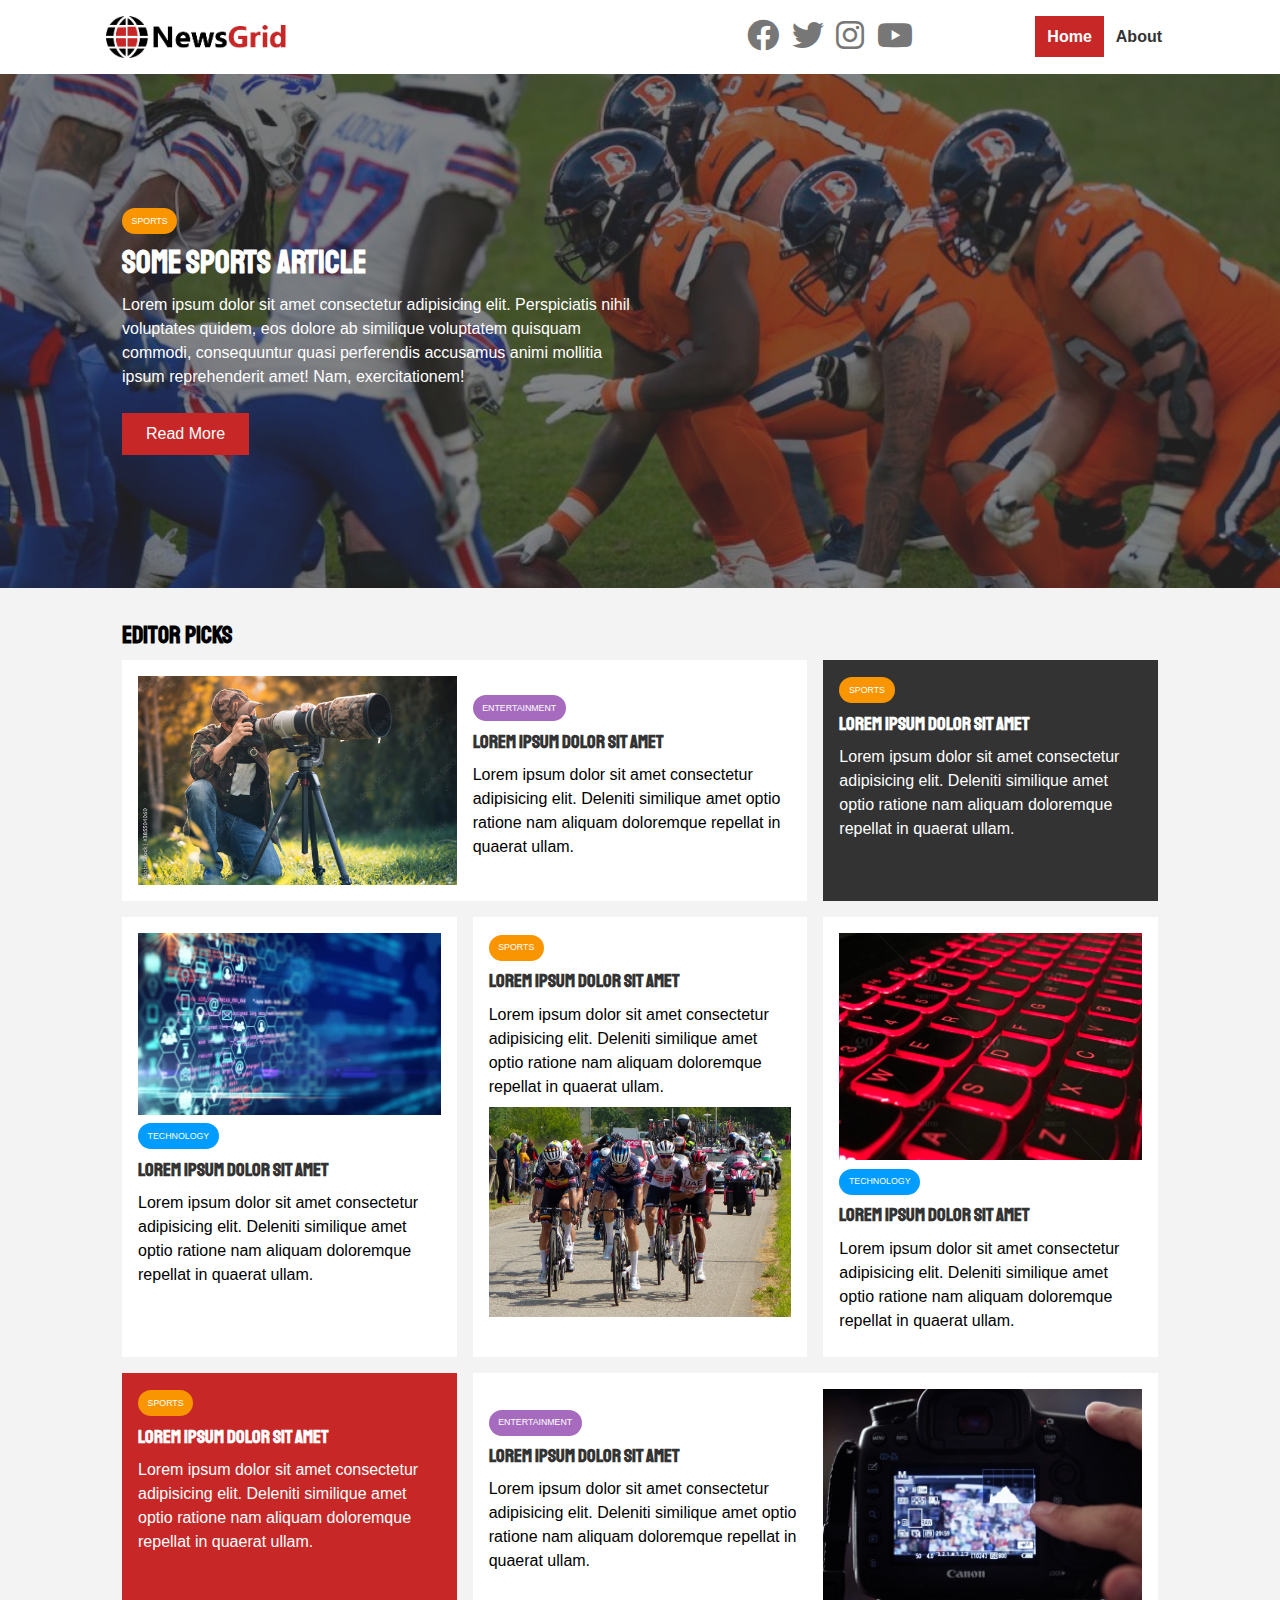
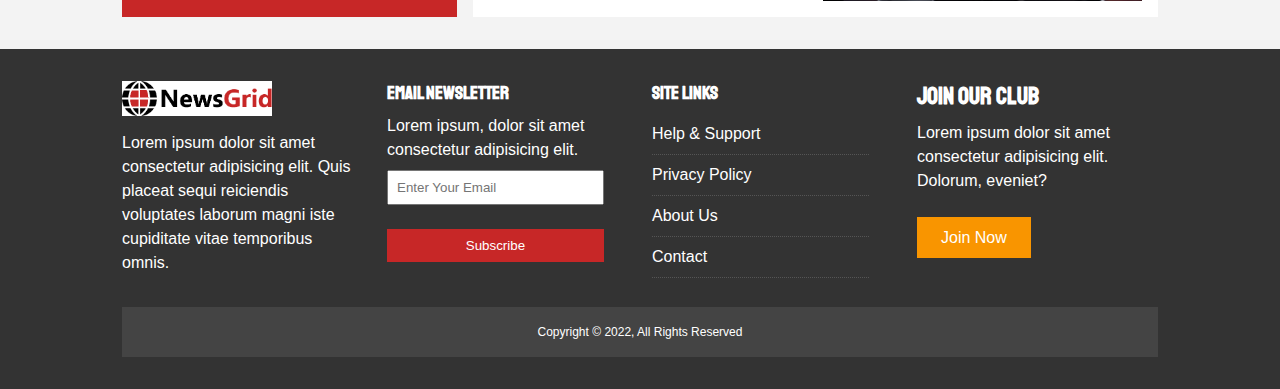
<file: index.html>
<!DOCTYPE html>
<html lang="en">
<head>
    <meta charset="UTF-8">
    <meta http-equiv="X-UA-Compatible" content="IE=edge">
    <meta name="viewport" content="width=device-width, initial-scale=1.0">
    <title>NewsGrid | Latest News</title>
    <link rel="stylesheet" href="css/style.css">
    <link rel="stylesheet" media="screen and (max-width: 768px)" href="css/mobile.css">
    <link rel="stylesheet" href="all.min.css">
    <link rel="stylesheet" href="fontawesome.min.css">
</head>
<body>
   <nav id="main-nav">
    <div class="container">
        <img src="img/logo (2).png" alt="NewsGrid" class="logo">
        <div class="social">
            <a href="http://facebook.com" target="_blank"><i class="fab fa-facebook fa-2x"></i></a>
            <a href="http://twitter.com" target="_blank"><i class="fab fa-twitter fa-2x"></i></a>
            <a href="http://instagram.com" target="_blank"><i class="fab fa-instagram fa-2x"></i></a>
            <a href="http://youtube.com" target="_blank"><i class="fab fa-youtube fa-2x"></i></a>
        </div>
        <ul>
            <li><a class="current" href="index.html"">Home</a></li>
            <li><a href="about.html">About</a></li>
        </ul>
    </div>
   </nav> 
   <!-- Showcase -->
   <header id="showcase">
    <div class="container">
        <div class="showcase-container">
            <div class="showcase-content">
                <div class="category category-sports">Sports</div>
                <h1>Some Sports Article</h1>
                <p>Lorem ipsum dolor sit amet consectetur adipisicing elit. Perspiciatis nihil voluptates quidem, eos dolore ab similique voluptatem quisquam commodi, consequuntur quasi perferendis accusamus animi mollitia ipsum reprehenderit amet! Nam, exercitationem!</p>
                <a href="article.html" class="btn btn-primary">Read More</a>
            </div>
        </div>
    </div>
   </header>

   <!-- Home Articles -->
   <section id="home-articles" class="py-2">
    <div class="container">
        <h2>Editor Picks</h2>
        <div class="articles-container">
            <article class="card">
                <img src="./img/ent1.jpg" alt="">
                <div>
                    <div class="category category-ent">Entertainment</div>
                    <h3>
                        <a href="article.html">Lorem ipsum dolor sit amet</a>
                    </h3>
                    <p>Lorem ipsum dolor sit amet consectetur adipisicing elit. Deleniti similique amet optio ratione nam aliquam doloremque repellat in quaerat ullam.</p>
                </div>
            </article>
            <article class="card bg-dark">
                    <div class="category category-sports">Sports</div>
                    <h3>
                        <a href="article.html">Lorem ipsum dolor sit amet</a>
                    </h3>
                    <p>Lorem ipsum dolor sit amet consectetur adipisicing elit. Deleniti similique amet optio ratione nam aliquam doloremque repellat in quaerat ullam.</p>
            </article>
            <article class="card">
                    <img src="./img/tech1.jpg" alt="">
                    <div class="category category-tech">Technology</div>
                    <h3>
                        <a href="article.html">Lorem ipsum dolor sit amet</a>
                    </h3>
                    <p>Lorem ipsum dolor sit amet consectetur adipisicing elit. Deleniti similique amet optio ratione nam aliquam doloremque repellat in quaerat ullam.</p>
            </article>
            <article class="card">
                <div class="category category-sports">Sports</div>
                <h3>
                    <a href="article.html">Lorem ipsum dolor sit amet</a>
                </h3>
                <p>Lorem ipsum dolor sit amet consectetur adipisicing elit. Deleniti similique amet optio ratione nam aliquam doloremque repellat in quaerat ullam.</p>
                <img src="./img/sports.jpg" alt="">
            </article>
            <article class="card">
                <img src="./img/tech2.jpg" alt="">
                <div class="category category-tech">Technology</div>
                <h3>
                    <a href="article.html">Lorem ipsum dolor sit amet</a>
                </h3>
                <p>Lorem ipsum dolor sit amet consectetur adipisicing elit. Deleniti similique amet optio ratione nam aliquam doloremque repellat in quaerat ullam.</p>
            </article>
            <article class="card bg-primary">
                <div class="category category-sports">Sports</div>
                <h3>
                    <a href="article.html">Lorem ipsum dolor sit amet</a>
                </h3>
                <p>Lorem ipsum dolor sit amet consectetur adipisicing elit. Deleniti similique amet optio ratione nam aliquam doloremque repellat in quaerat ullam.</p>
            </article>
            <article class="card">
                <div>
                    <div class="category category-ent">Entertainment</div>
                    <h3>
                        <a href="article.html">Lorem ipsum dolor sit amet</a>
                    </h3>
                    <p>Lorem ipsum dolor sit amet consectetur adipisicing elit. Deleniti similique amet optio ratione nam aliquam doloremque repellat in quaerat ullam.</p>
                </div>
                <img src="./img/ent2.jpg" alt="">
            </article>
        </div>
    </div>
   </section>

   <!-- Footer -->
   <footer id="main-footer" class="py-2">
    <div class="container footer-container">
        <div>
            <img src="/img/logo (2).png" alt="NewsGrid">
            <p>Lorem ipsum dolor sit amet consectetur adipisicing elit. Quis placeat sequi reiciendis voluptates laborum magni iste cupiditate vitae temporibus omnis.</p>
        </div>
        <div>
            <h3>Email Newsletter</h3>
            <p>Lorem ipsum, dolor sit amet consectetur adipisicing elit.</p>
            <form>
              <input type="email" placeholder="Enter Your Email">
              <input type="submit" value="Subscribe" class="btn btn-primary">  
            </form>
        </div>
        <div>
            <h3>Site Links</h3>
            <ul class="list">
                <li><a href="#">Help & Support</a></li>
                <li><a href="#">Privacy Policy</a></li>
                <li><a href="#">About Us</a></li>
                <li><a href="#">Contact</a></li>
            </ul>
        </div>
        <div>
            <h2>Join Our Club</h2>
            <p>Lorem ipsum dolor sit amet consectetur adipisicing elit. Dolorum, eveniet?</p>
            <a href="#" class="btn btn-secondary">Join Now</a>
        </div>
        <div>
            <p>Copyright &copy; 2022, All Rights Reserved</p>
        </div>
    </div>
   </footer>
</body>
</html>
</file>
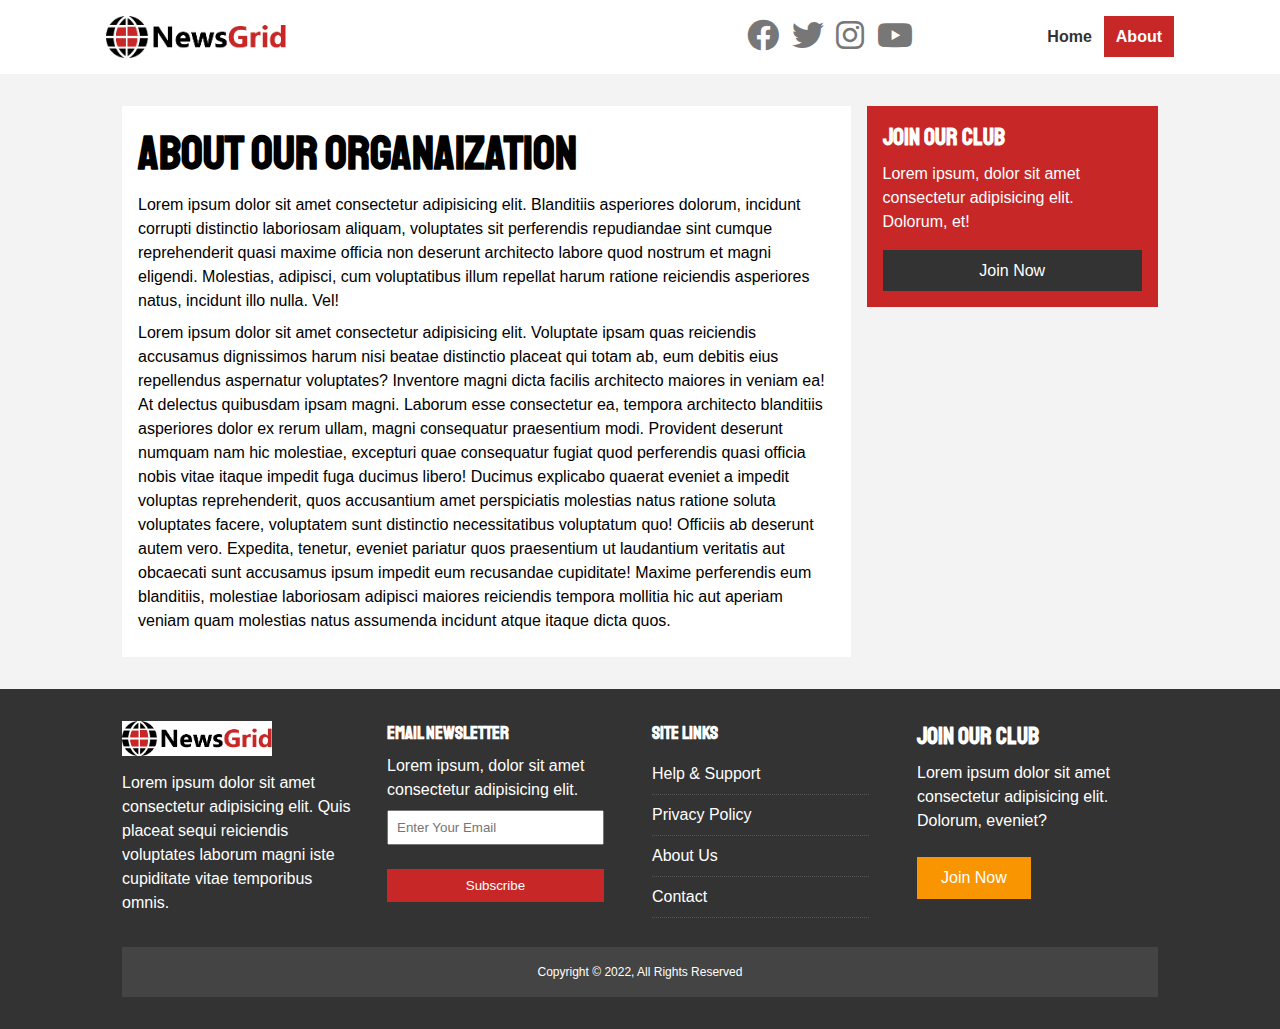
<file: about.html>
<!DOCTYPE html>
<html lang="en">
<head>
    <meta charset="UTF-8">
    <meta http-equiv="X-UA-Compatible" content="IE=edge">
    <meta name="viewport" content="width=device-width, initial-scale=1.0">
    <title>NewsGrid | About</title>
    <link rel="stylesheet" href="css/style.css">
    <link rel="stylesheet" media="screen and (max-width: 768px)" href="css/mobile.css">
    <link rel="stylesheet" href="all.min.css">
    <link rel="stylesheet" href="fontawesome.min.css">
</head>
<body>
   <nav id="main-nav">
    <div class="container">
        <img src="img/logo (2).png" alt="NewsGrid" class="logo">
        <div class="social">
            <a href="http://facebook.com" target="_blank"><i class="fab fa-facebook fa-2x"></i></a>
            <a href="http://twitter.com" target="_blank"><i class="fab fa-twitter fa-2x"></i></a>
            <a href="http://instagram.com" target="_blank"><i class="fab fa-instagram fa-2x"></i></a>
            <a href="http://youtube.com" target="_blank"><i class="fab fa-youtube fa-2x"></i></a>
        </div>
        <ul>
            <li><a href="index.html"">Home</a></li>
            <li><a class="current" href="about.html">About</a></li>
        </ul>
    </div>
   </nav> 
   <section id="about">
    <div class="container">
        <div class="page-container">
            <article class="card">
                <h1 class="l-heading">About Our Organaization</h1>
                <p>Lorem ipsum dolor sit amet consectetur adipisicing elit. Blanditiis asperiores dolorum, incidunt corrupti distinctio laboriosam aliquam, voluptates sit perferendis repudiandae sint cumque reprehenderit quasi maxime officia non deserunt architecto labore quod nostrum et magni eligendi. Molestias, adipisci, cum voluptatibus illum repellat harum ratione reiciendis asperiores natus, incidunt illo nulla. Vel!</p>
                <p>Lorem ipsum dolor sit amet consectetur adipisicing elit. Voluptate ipsam quas reiciendis accusamus dignissimos harum nisi beatae distinctio placeat qui totam ab, eum debitis eius repellendus aspernatur voluptates? Inventore magni dicta facilis architecto maiores in veniam ea! At delectus quibusdam ipsam magni. Laborum esse consectetur ea, tempora architecto blanditiis asperiores dolor ex rerum ullam, magni consequatur praesentium modi. Provident deserunt numquam nam hic molestiae, excepturi quae consequatur fugiat quod perferendis quasi officia nobis vitae itaque impedit fuga ducimus libero! Ducimus explicabo quaerat eveniet a impedit voluptas reprehenderit, quos accusantium amet perspiciatis molestias natus ratione soluta voluptates facere, voluptatem sunt distinctio necessitatibus voluptatum quo! Officiis ab deserunt autem vero. Expedita, tenetur, eveniet pariatur quos praesentium ut laudantium veritatis aut obcaecati sunt accusamus ipsum impedit eum recusandae cupiditate! Maxime perferendis eum blanditiis, molestiae laboriosam adipisci maiores reiciendis tempora mollitia hic aut aperiam veniam quam molestias natus assumenda incidunt atque itaque dicta quos.</p>
            </article>
            <aside class="card bg-primary">
                <h2>Join Our Club</h2>
                <p>Lorem ipsum, dolor sit amet consectetur adipisicing elit. Dolorum, et!</p>
                <a href="" class="btn btn-dark btn-block">Join Now</a>
            </aside>
        </div>
    </div>
   </section>

   <!-- Footer -->
   <footer id="main-footer" class="py-2">
    <div class="container footer-container">
        <div>
            <img src="/img/logo (2).png" alt="NewsGrid">
            <p>Lorem ipsum dolor sit amet consectetur adipisicing elit. Quis placeat sequi reiciendis voluptates laborum magni iste cupiditate vitae temporibus omnis.</p>
        </div>
        <div>
            <h3>Email Newsletter</h3>
            <p>Lorem ipsum, dolor sit amet consectetur adipisicing elit.</p>
            <form>
              <input type="email" placeholder="Enter Your Email">
              <input type="submit" value="Subscribe" class="btn btn-primary">  
            </form>
        </div>
        <div>
            <h3>Site Links</h3>
            <ul class="list">
                <li><a href="#">Help & Support</a></li>
                <li><a href="#">Privacy Policy</a></li>
                <li><a href="#">About Us</a></li>
                <li><a href="#">Contact</a></li>
            </ul>
        </div>
        <div>
            <h2>Join Our Club</h2>
            <p>Lorem ipsum dolor sit amet consectetur adipisicing elit. Dolorum, eveniet?</p>
            <a href="#" class="btn btn-secondary">Join Now</a>
        </div>
        <div>
            <p>Copyright &copy; 2022, All Rights Reserved</p>
        </div>
    </div>
   </footer>
</body>
</html>
</file>
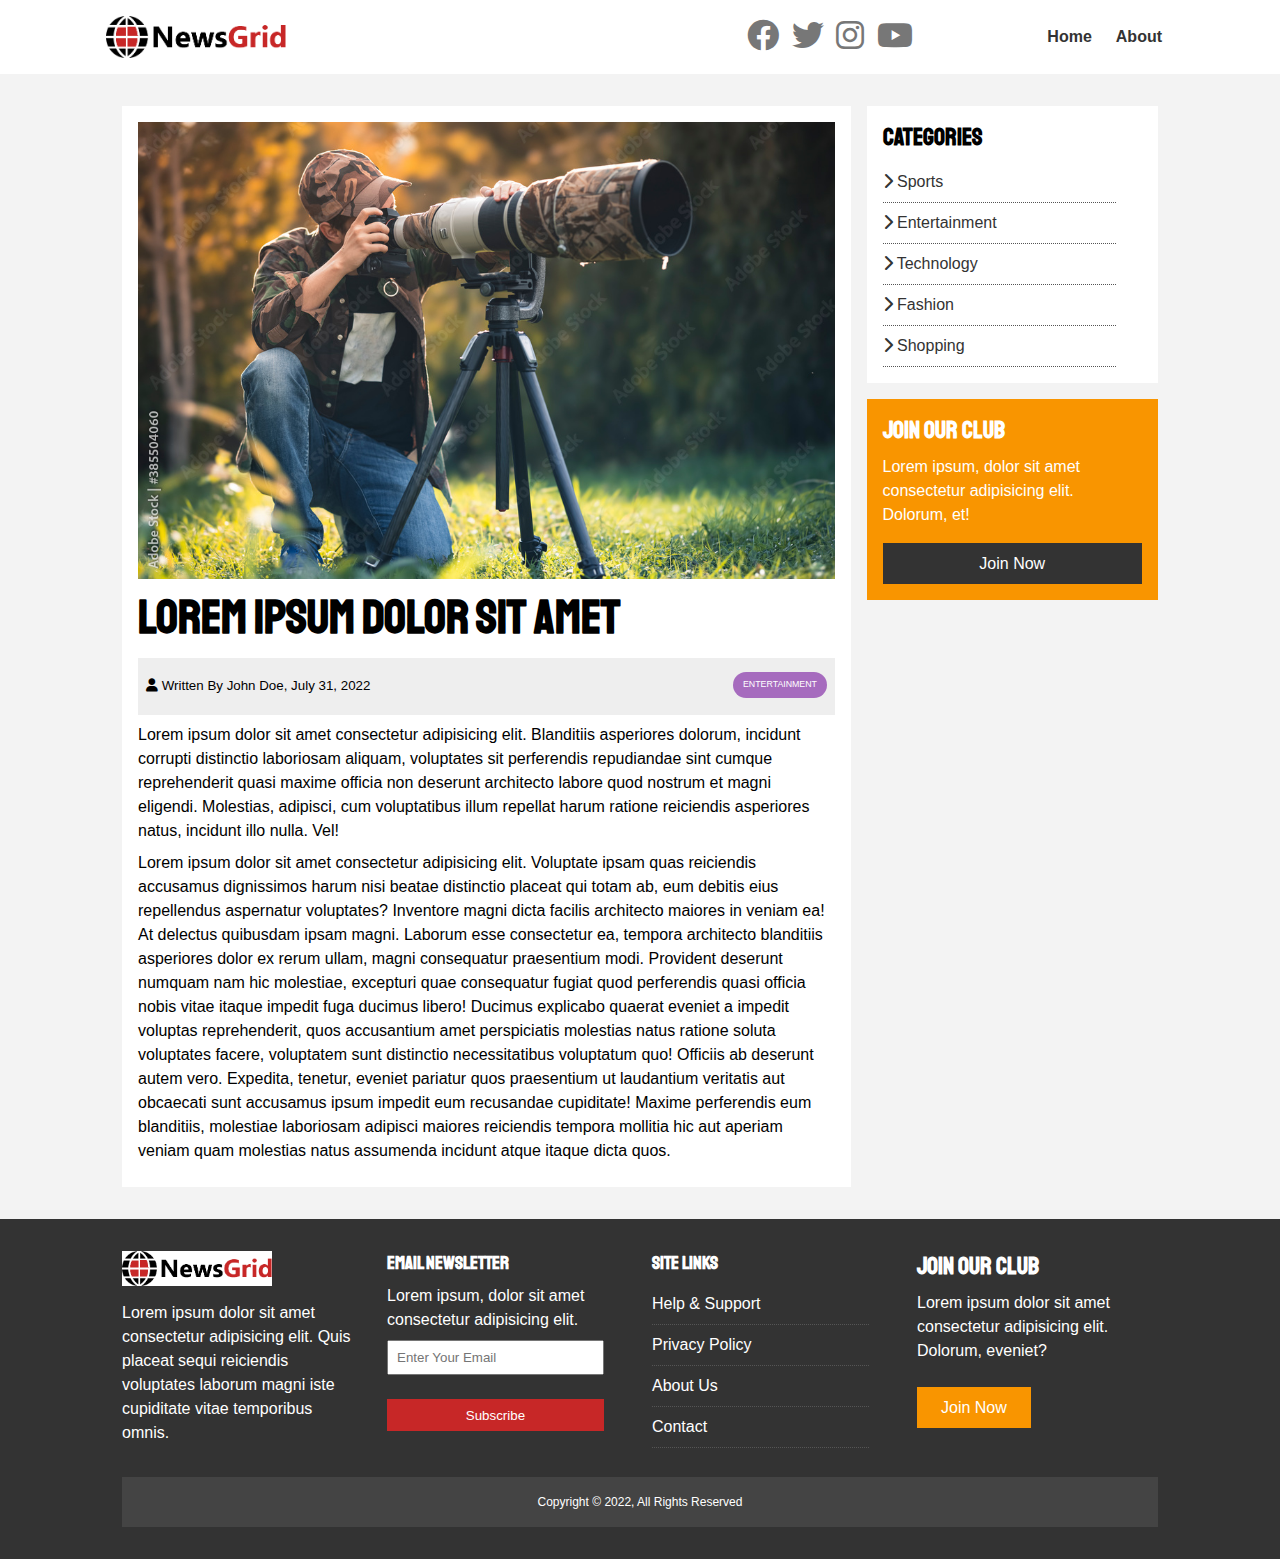
<file: article.html>
<!DOCTYPE html>
<html lang="en">
<head>
    <meta charset="UTF-8">
    <meta http-equiv="X-UA-Compatible" content="IE=edge">
    <meta name="viewport" content="width=device-width, initial-scale=1.0">
    <title>NewsGrid | About</title>
    <link rel="stylesheet" href="css/style.css">
    <link rel="stylesheet" media="screen and (max-width: 768px)" href="css/mobile.css">
    <link rel="stylesheet" href="all.min.css">
    <link rel="stylesheet" href="fontawesome.min.css">
</head>
<body>
   <nav id="main-nav">
    <div class="container">
        <img src="img/logo (2).png" alt="NewsGrid" class="logo">
        <div class="social">
            <a href="http://facebook.com" target="_blank"><i class="fab fa-facebook fa-2x"></i></a>
            <a href="http://twitter.com" target="_blank"><i class="fab fa-twitter fa-2x"></i></a>
            <a href="http://instagram.com" target="_blank"><i class="fab fa-instagram fa-2x"></i></a>
            <a href="http://youtube.com" target="_blank"><i class="fab fa-youtube fa-2x"></i></a>
        </div>
        <ul>
            <li><a href="index.html"">Home</a></li>
            <li><a href="about.html">About</a></li>
        </ul>
    </div>
   </nav> 
   <section id="article">
    <div class="container">
        <div class="page-container">
            <article class="card">
                <img src="/img/ent1.jpg" alt="">
                <h1 class="l-heading">Lorem ipsum dolor sit amet</h1>
                <div class="meta">
                    <small>
                        <i class="fas fa-user"></i> Written By John Doe, July 31, 2022
                    </small>
                    <div class="category category-ent">Entertainment</div>
                </div>

                <p>Lorem ipsum dolor sit amet consectetur adipisicing elit. Blanditiis asperiores dolorum, incidunt corrupti distinctio laboriosam aliquam, voluptates sit perferendis repudiandae sint cumque reprehenderit quasi maxime officia non deserunt architecto labore quod nostrum et magni eligendi. Molestias, adipisci, cum voluptatibus illum repellat harum ratione reiciendis asperiores natus, incidunt illo nulla. Vel!</p>
                <p>Lorem ipsum dolor sit amet consectetur adipisicing elit. Voluptate ipsam quas reiciendis accusamus dignissimos harum nisi beatae distinctio placeat qui totam ab, eum debitis eius repellendus aspernatur voluptates? Inventore magni dicta facilis architecto maiores in veniam ea! At delectus quibusdam ipsam magni. Laborum esse consectetur ea, tempora architecto blanditiis asperiores dolor ex rerum ullam, magni consequatur praesentium modi. Provident deserunt numquam nam hic molestiae, excepturi quae consequatur fugiat quod perferendis quasi officia nobis vitae itaque impedit fuga ducimus libero! Ducimus explicabo quaerat eveniet a impedit voluptas reprehenderit, quos accusantium amet perspiciatis molestias natus ratione soluta voluptates facere, voluptatem sunt distinctio necessitatibus voluptatum quo! Officiis ab deserunt autem vero. Expedita, tenetur, eveniet pariatur quos praesentium ut laudantium veritatis aut obcaecati sunt accusamus ipsum impedit eum recusandae cupiditate! Maxime perferendis eum blanditiis, molestiae laboriosam adipisci maiores reiciendis tempora mollitia hic aut aperiam veniam quam molestias natus assumenda incidunt atque itaque dicta quos.</p>
            </article>

            <aside id="categories" class="card">
                <h2>categories</h2>
                <ul class="list">
                    <li><a href="#"><i class="fas fa-chevron-right"></i> Sports</a></li>
                    <li><a href="#"><i class="fas fa-chevron-right"></i> Entertainment</a></li>
                    <li><a href="#"><i class="fas fa-chevron-right"></i> Technology</a></li>
                    <li><a href="#"><i class="fas fa-chevron-right"></i> Fashion</a></li>
                    <li><a href="#"><i class="fas fa-chevron-right"></i> Shopping</a></li>
                </ul>
            </aside>

            <aside class="card bg-secondary">
                <h2>Join Our Club</h2>
                <p>Lorem ipsum, dolor sit amet consectetur adipisicing elit. Dolorum, et!</p>
                <a href="" class="btn btn-dark btn-block">Join Now</a>
            </aside>
        </div>
    </div>
   </section>

   <!-- Footer -->
   <footer id="main-footer" class="py-2">
    <div class="container footer-container">
        <div>
            <img src="/img/logo (2).png" alt="NewsGrid">
            <p>Lorem ipsum dolor sit amet consectetur adipisicing elit. Quis placeat sequi reiciendis voluptates laborum magni iste cupiditate vitae temporibus omnis.</p>
        </div>
        <div>
            <h3>Email Newsletter</h3>
            <p>Lorem ipsum, dolor sit amet consectetur adipisicing elit.</p>
            <form>
              <input type="email" placeholder="Enter Your Email">
              <input type="submit" value="Subscribe" class="btn btn-primary">  
            </form>
        </div>
        <div>
            <h3>Site Links</h3>
            <ul class="list">
                <li><a href="#">Help & Support</a></li>
                <li><a href="#">Privacy Policy</a></li>
                <li><a href="#">About Us</a></li>
                <li><a href="#">Contact</a></li>
            </ul>
        </div>
        <div>
            <h2>Join Our Club</h2>
            <p>Lorem ipsum dolor sit amet consectetur adipisicing elit. Dolorum, eveniet?</p>
            <a href="#" class="btn btn-secondary">Join Now</a>
        </div>
        <div>
            <p>Copyright &copy; 2022, All Rights Reserved</p>
        </div>
    </div>
   </footer>
</body>
</html>
</file>
<file: css/style.css>
@import url('https://fonts.googleapis.com/css2?family=Roboto:wght@100;300&family=Staatliches&display=swap');

:root {
    --primary-color: #c72727;
    --secondary-color: #f99500;
    --light-color: #f3f3f3;
    --dark-color: #333;
    --max-width: 1100px;
}

.category {
    --sports-color: #f99500;
    --ent-color: #a66bbe;
    --tech-color: #009cff;
}

* {
    margin: 0;
    padding: 0;
    box-sizing: border-box;
}

body {
    font-family: 'Lato', sans-serif;
    line-height: 1.5;
    background-color: var(--light-color);
}

a {
    color: #333;
    text-decoration: none;
}

ul {
    list-style: none;
}

p {
    margin: .5rem 0;
}

img {
    width: 100%;
}

h1, h2, h3, h4, h5, h6 {
    font-family: 'Staatliches', cursive;
    margin-bottom: .55rem;
    line-height: 1.3;
}

/* Utility */
.container {
    max-width: var(--max-width);
    margin: auto;
    padding: 0 2rem;
    overflow: hidden;
}

.category {
    display: inline-block;
    color: #fff;
    font-size: 0.55rem;
    padding: 0.4rem 0.6rem;
    text-transform: uppercase;
    margin-bottom: 0.55rem;
    border-radius: 15px;
}

.category-sports {background-color: var(--sports-color);}
.category-ent {background-color: var(--ent-color);}
.category-tech {background-color: var(--tech-color);}

.btn {
    display: inline-block;
    border: none;
    background-color: var(--dark-color);
    color: #fff;
    padding: 0.55rem 1.5rem;
    margin-top: 1rem;
}

.btn-light {background-color: var(--light-color);}
.btn-primary {background-color: var(--primary-color);}
.btn-secondary {background-color: var(--secondary-color);}

.btn-block {
    display: block;
    width: 100%;
    text-align: center;
}

.btn:hover {
    opacity: 0.9;
}

.card {
    background-color: #fff;
    padding: 1rem;
}

.bg-dark {
    background-color: var(--dark-color);
    color: #fff;
}

.bg-primary {
    background-color: var(--primary-color);
    color: #fff;
}

.bg-secondary {
    background-color: var(--secondary-color);
    color: #fff;
}

.bg-dark h1,
.bg-dark h2,
.bg-dark h3,
.bg-dark a,
.bg-primary h1,
.bg-primary h2,
.bg-primary h3,
.bg-primary a,
.bg-secondary h1,
.bg-secondary h2,
.bg-secondary h3,
.bg-secondary a {
    color: #fff;
}

.py-1 {padding: 1.5rem 0;}
.py-2 {padding: 2rem 0;}
.py-3 {padding: 3rem 0;}
.p-1 {padding: 1.5rem ;}
.p-1 {padding: 1.5rem ;}
.p-1 {padding: 1.5rem ;}

.l-heading {
    font-size: 3rem;
}

.list li {
    padding: .5rem 0;
    border-bottom: #555 dotted 1px;
    width: 90%;
}

.list li a:hover {
    color: var(--primary-color) !important;
}

/* Inner Page Grid Container */
.page-container {
    display: grid;
    grid-template-columns: 5fr 2fr;
    margin: 2rem 0;
    grid-gap: 1rem;
}

.page-container > *:first-child {
    grid-row: 1 / span 3;
}

/* Navigation */
#main-nav {
    background-color: #fff;
    position: sticky;
    top: 0;
    z-index: 2;
}

#main-nav .container {
    display: grid;
    grid-template-columns: 6fr 3fr 2fr;
    padding: 1rem;
    align-items: center;
}

#main-nav .logo {
    width: 180px;
}

#main-nav ul {
    justify-self: end;
    display: flex;
}

#main-nav ul li a {
    padding: 0.75rem;
    font-weight: bold;
}

#main-nav ul li a.current {
    background: var(--primary-color);
    color: #fff;
}

#main-nav ul li a:hover {
    background-color: var(--light-color);
    color: var(--dark-color);
}

#main-nav .social {
    justify-self: center;
}

#main-nav .social i {
    color: #777;
    margin-right: .5rem;
}

/* Showcase */
#showcase {
    color: #fff;
    background-color: #333;
    position: relative;
    padding: 2rem;
}

#showcase::before {
    content: '';
    background: url(../img/featured.jpg) no-repeat center center/cover;
    position: absolute;
    top: 0;
    left: 0;
    width: 100%;
    height: 100%;
    opacity: 0.4;
}

#showcase .showcase-container {
    display: grid;
    grid-template-columns: repeat(2, 1fr);
    justify-content: center;
    align-items: center;
    height: 50vh;
}

#showcase .showcase-content {
    z-index: 1;
}

/* Home Articles */
#home-articles .articles-container {
    display: grid;
    grid-template-columns: repeat(3, 1fr);
    grid-gap: 1rem;
}

#home-articles .articles-container > *:first-child,
#home-articles .articles-container > *:last-child {
    display: grid;
    grid-template-columns: repeat(2, 1fr);
    align-items: center;
    grid-gap: 1rem;
    grid-column: 1 / span 2;
}

#home-articles .articles-container > *:last-child {
    grid-column: 2 / span 2;
}

#article .meta {
    display: flex;
    justify-content: space-between;
    align-items: center;
    background-color: #eee;
    padding: 0.5rem;
}

#article .meta .category {
    margin-top: 0.4rem;
}

/* Footer */
#main-footer {
    background-color: var(--dark-color);
    color: #fff;
}

#main-footer img {
    width: 150px;
}

#main-footer a {
    color: #fff;
}

#main-footer .footer-container {
    display: grid;
    grid-template-columns: repeat(4, 1fr);
    grid-gap: 1.5rem;
}

#main-footer .footer-container > *:last-child {
    background-color: #444;
    grid-column: 1 / span 4;
    padding: .5rem;
    text-align: center;
    font-size: 0.75rem;
}

#main-footer .footer-container input[type='email'] {
    width: 90%;
    padding: 0.5rem;
    margin-bottom: 0.5rem;
}

#main-footer .footer-container input[type='submit'] {
    width: 90%;
}
</file>
<file: css/mobile.css>
/* Navigation */
#main-nav .social {
    display: none;
}

#main-nav .container {
    grid-template-columns: 1fr;
    grid-gap: 1.2rem;
}

#main-nav ul,
#main-nav .logo {
    justify-self: center;
}

#main-nav ul li a {
    padding: 0.50rem;
}

#home-articles .articles-container {
    grid-template-columns: repeat(2, 1fr);
}

#home-articles .articles-container > *:first-child,
#home-articles .articles-container > *:last-child {
    grid-template-columns: 1fr;
    grid-column: 1;
}

@media(max-width: 600px) {
    /* Stack Grid Items */
    #showcase .showcase-container,
    #home-articles .articles-container,
    #main-footer .footer-container {
        grid-template-columns: 1fr;
    }

    #main-footer .footer-container > *:last-child {
        grid-column: 1;
    }

    #main-footer .footer-container > *:first-child,
    #main-footer .footer-container > *:nth-child(2) {
        border-bottom: #444 dotted 1px;
        padding-bottom: 1rem;
    }

    .page-container {
        grid-template-columns: 1fr;
        text-align: center;
    }

    .page-container > *:first-child {
        grid-row: 1;
    }
}
</file>
